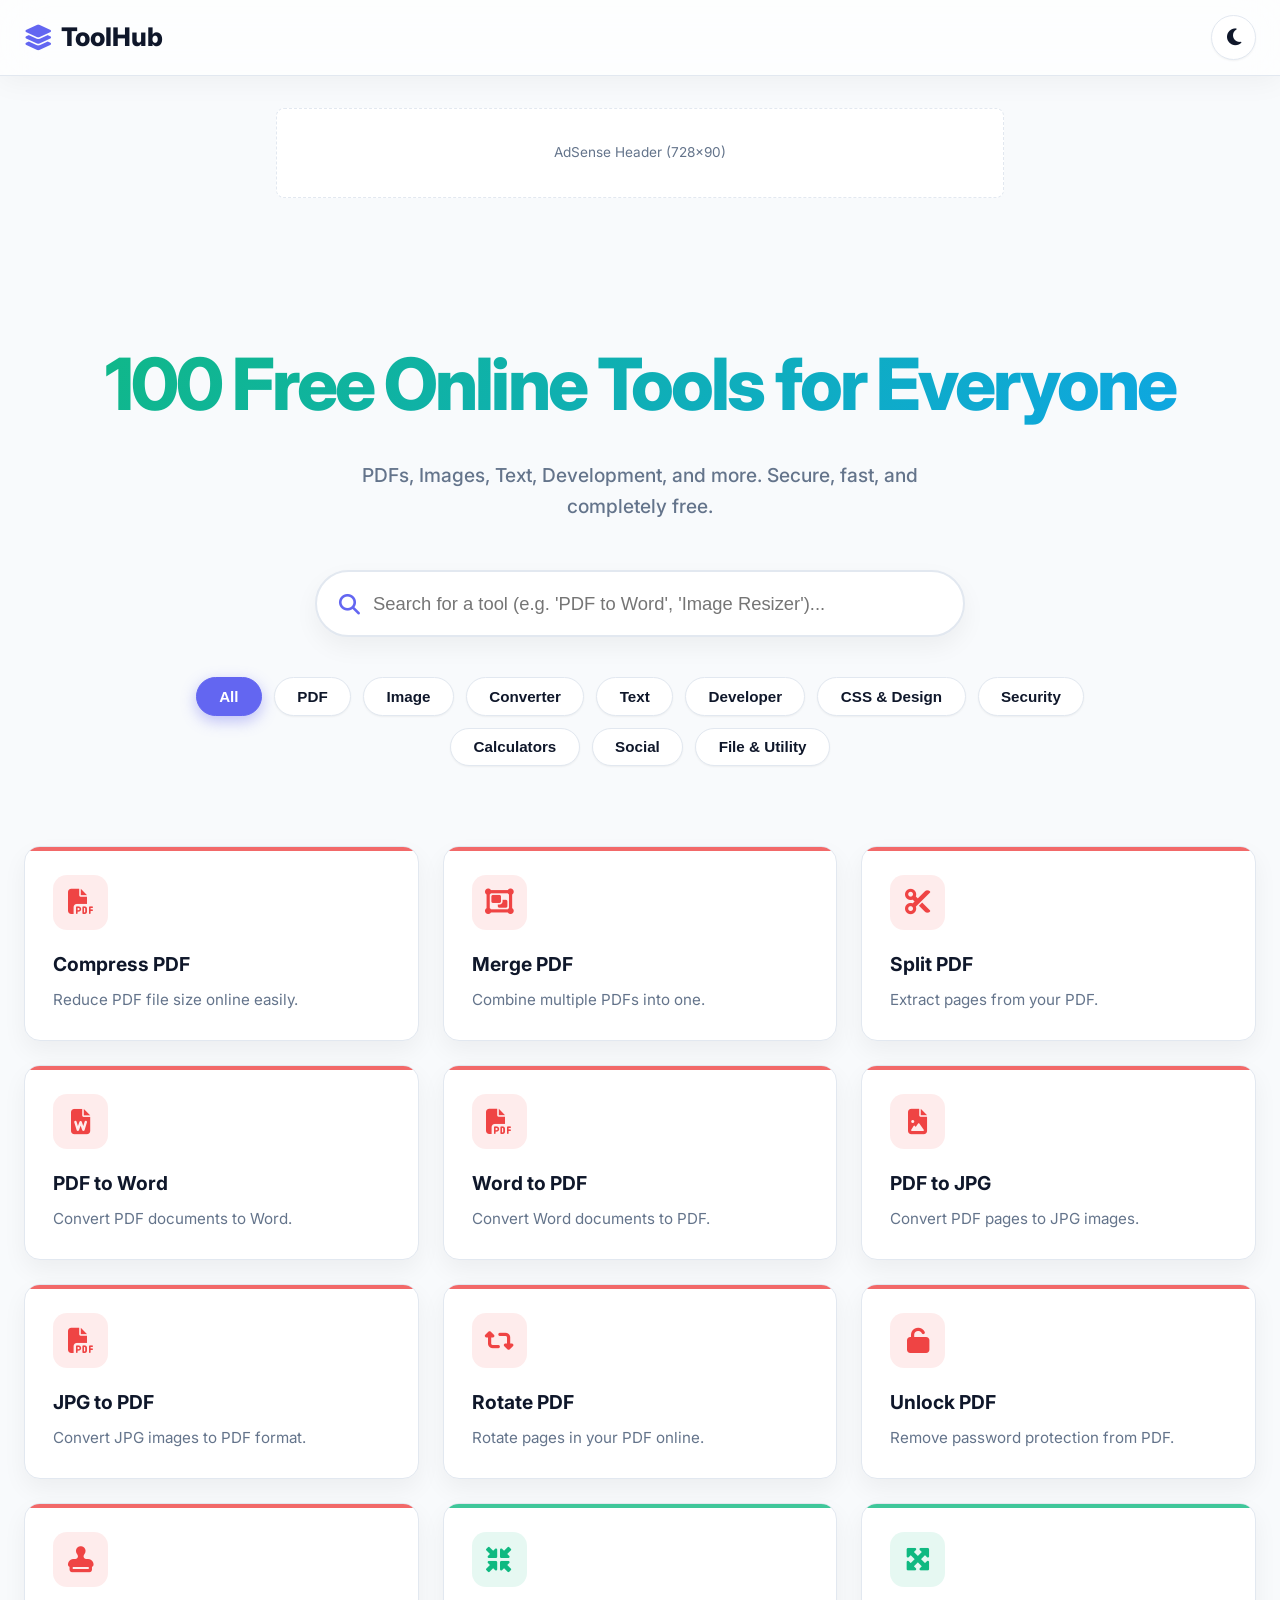
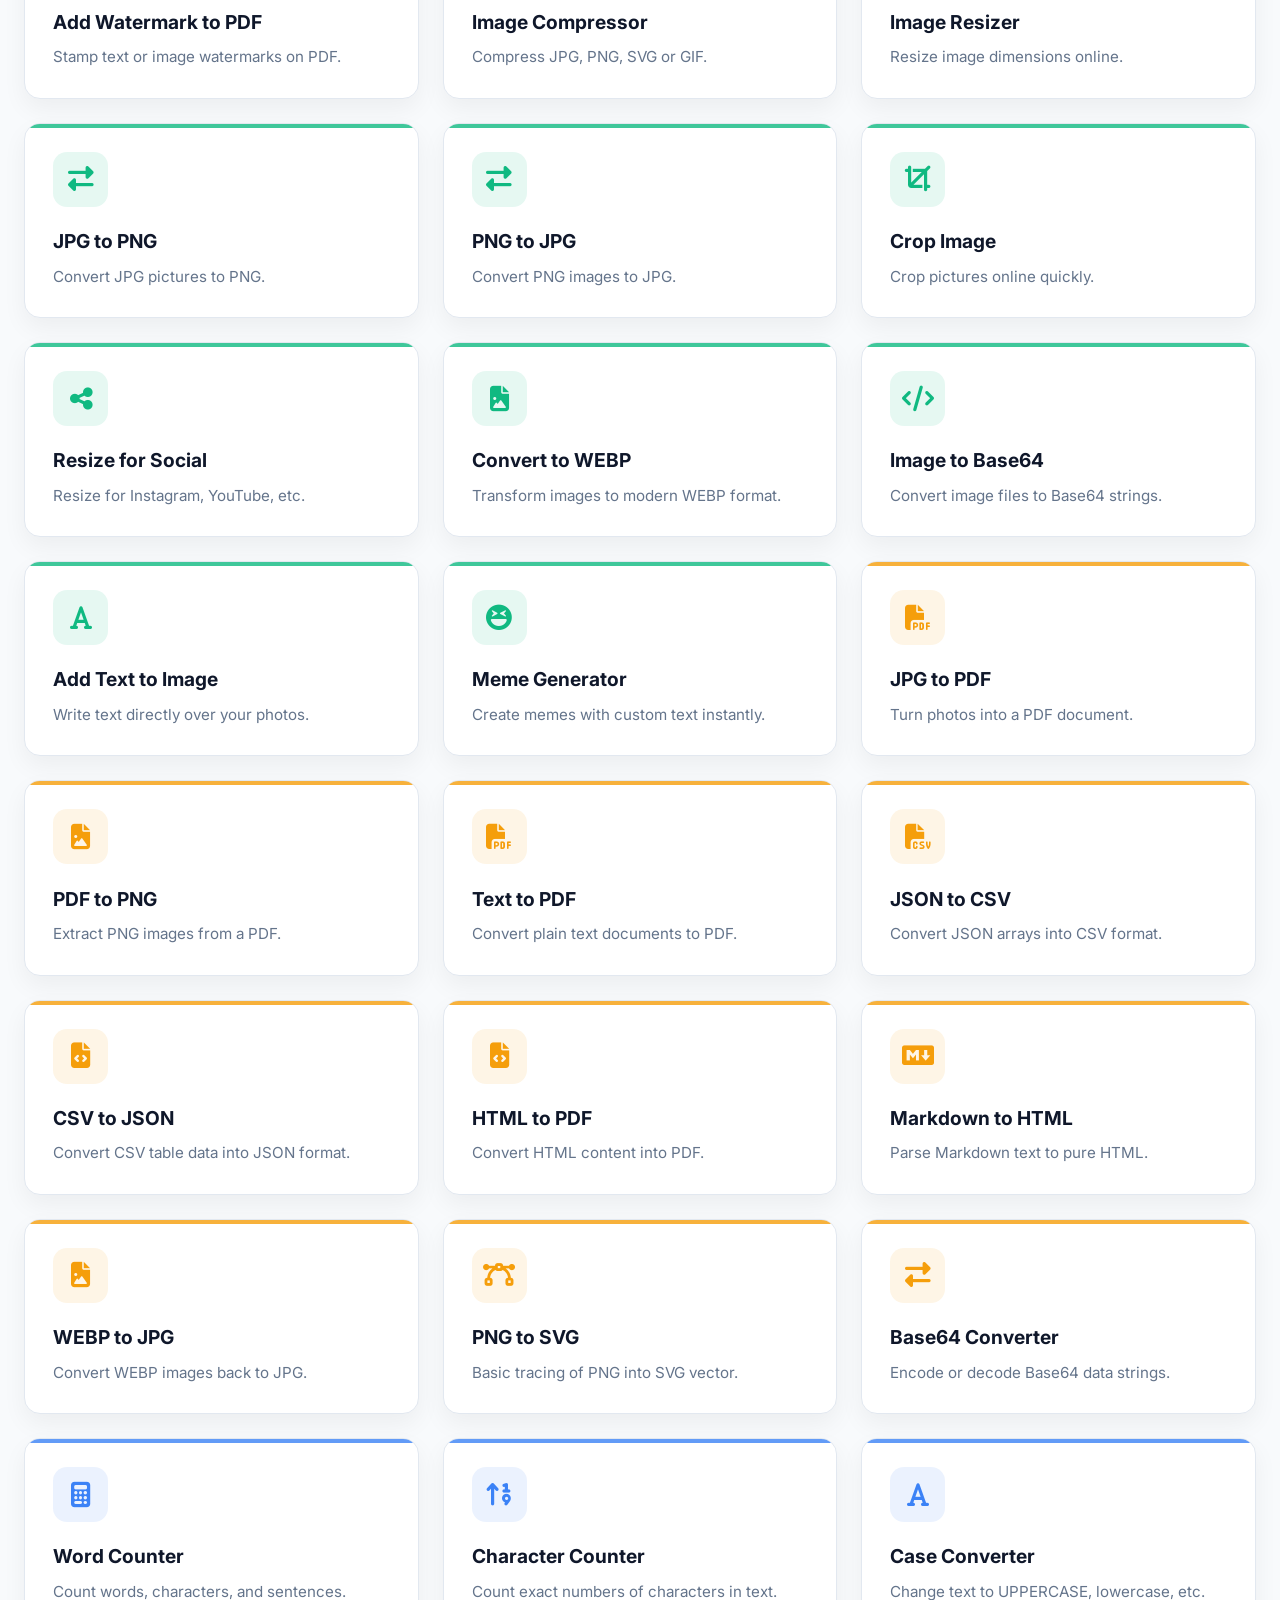
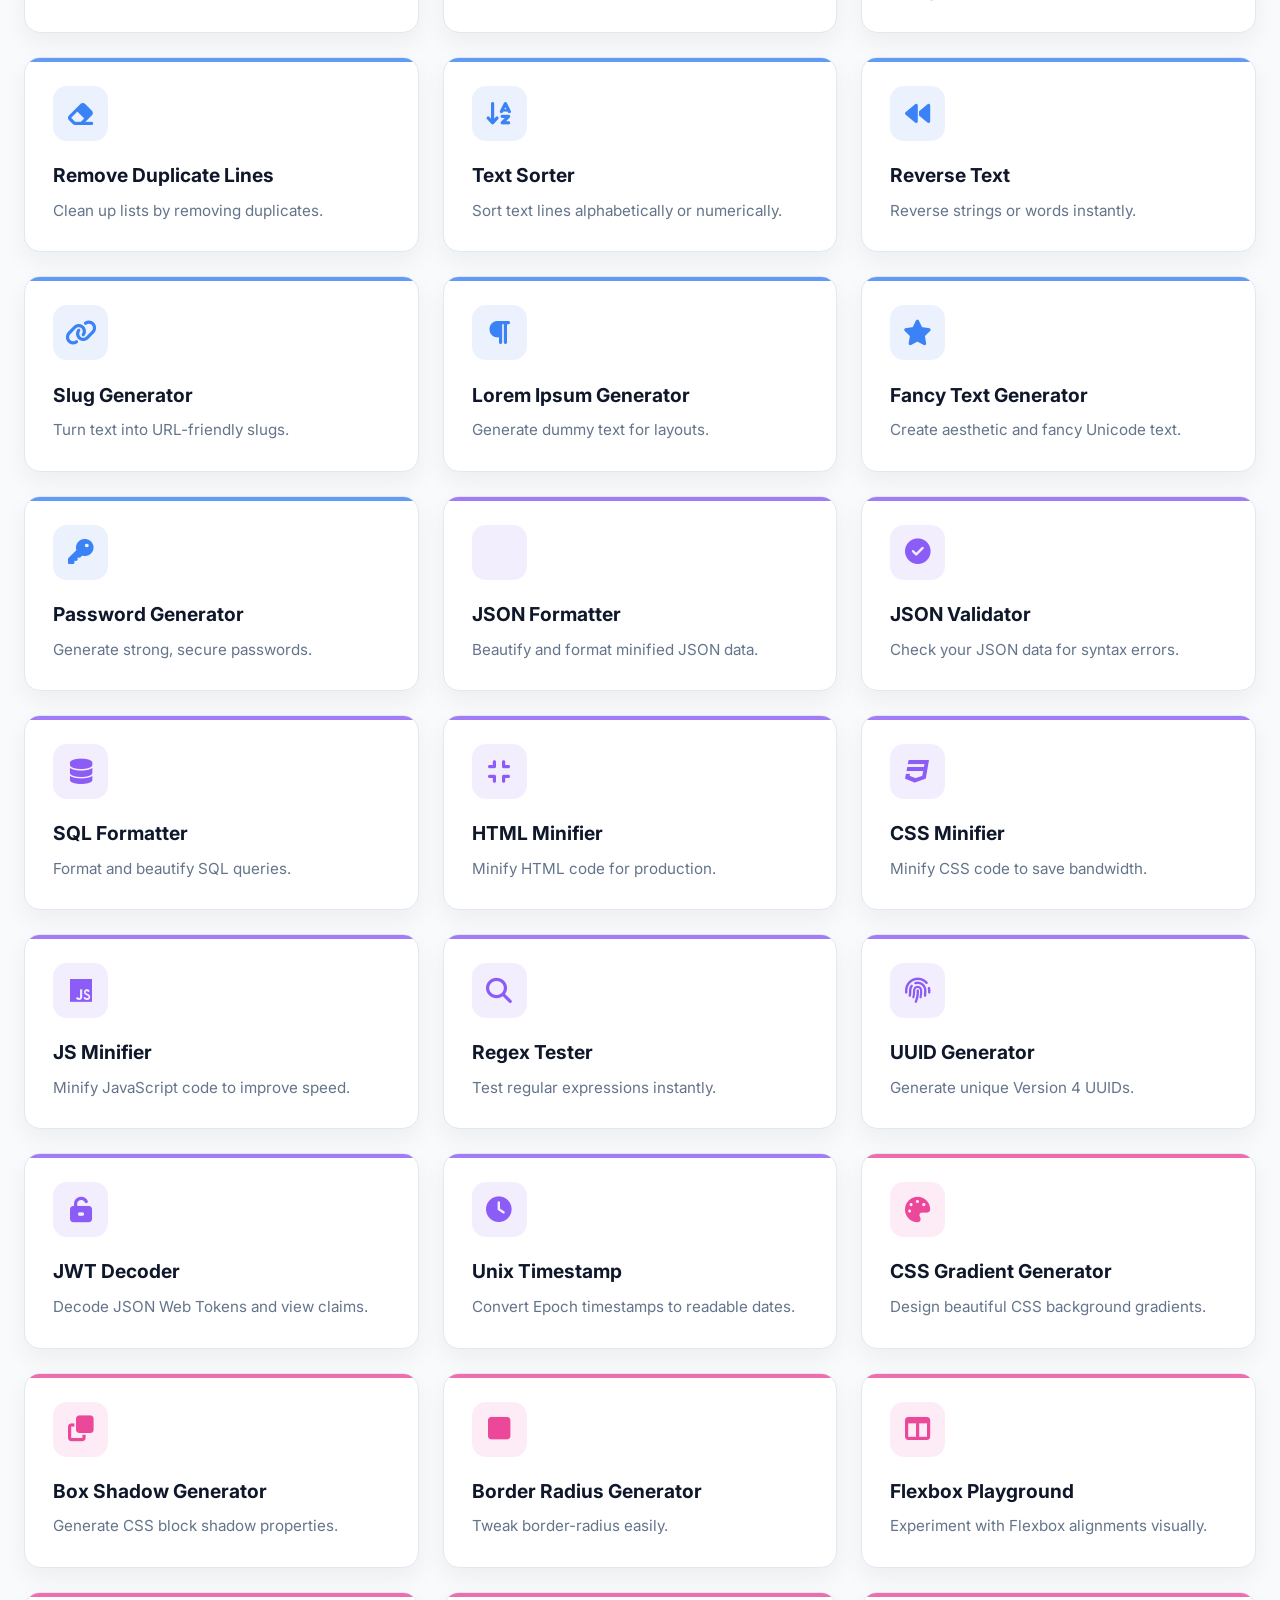
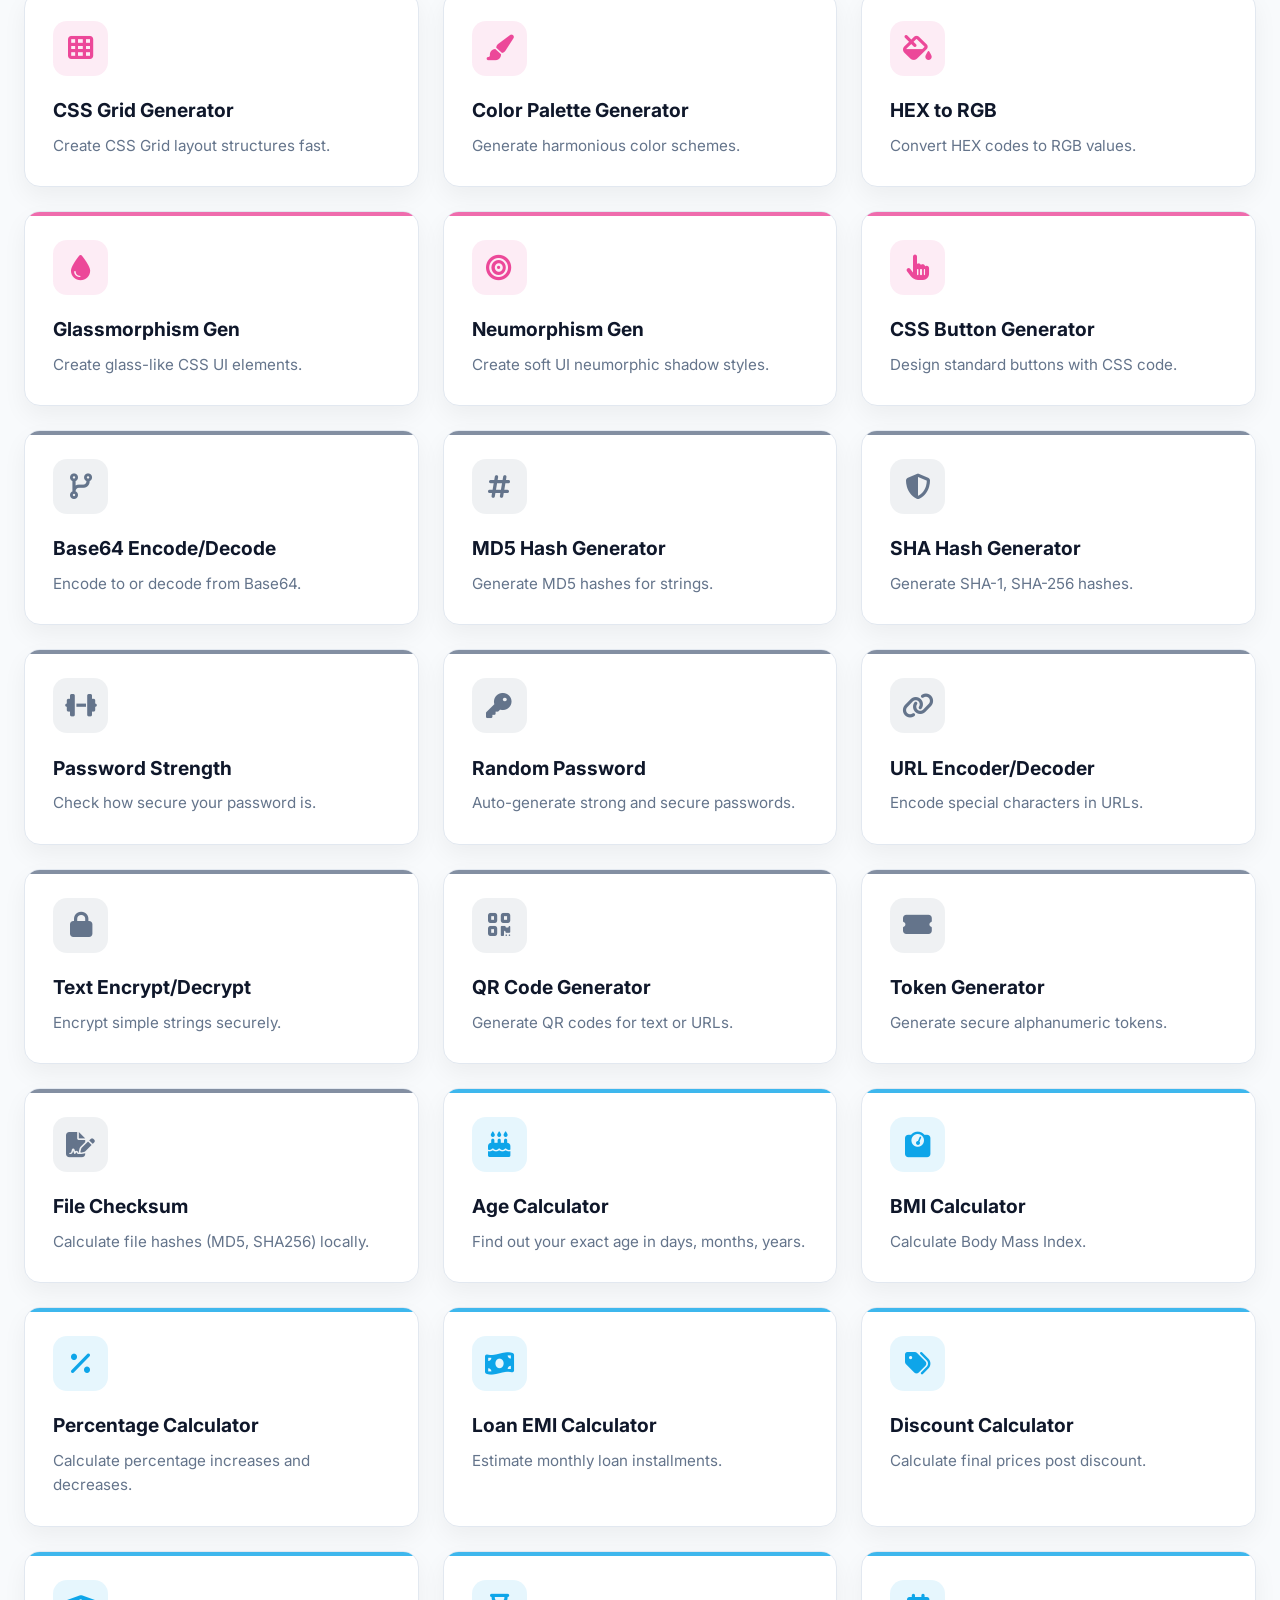
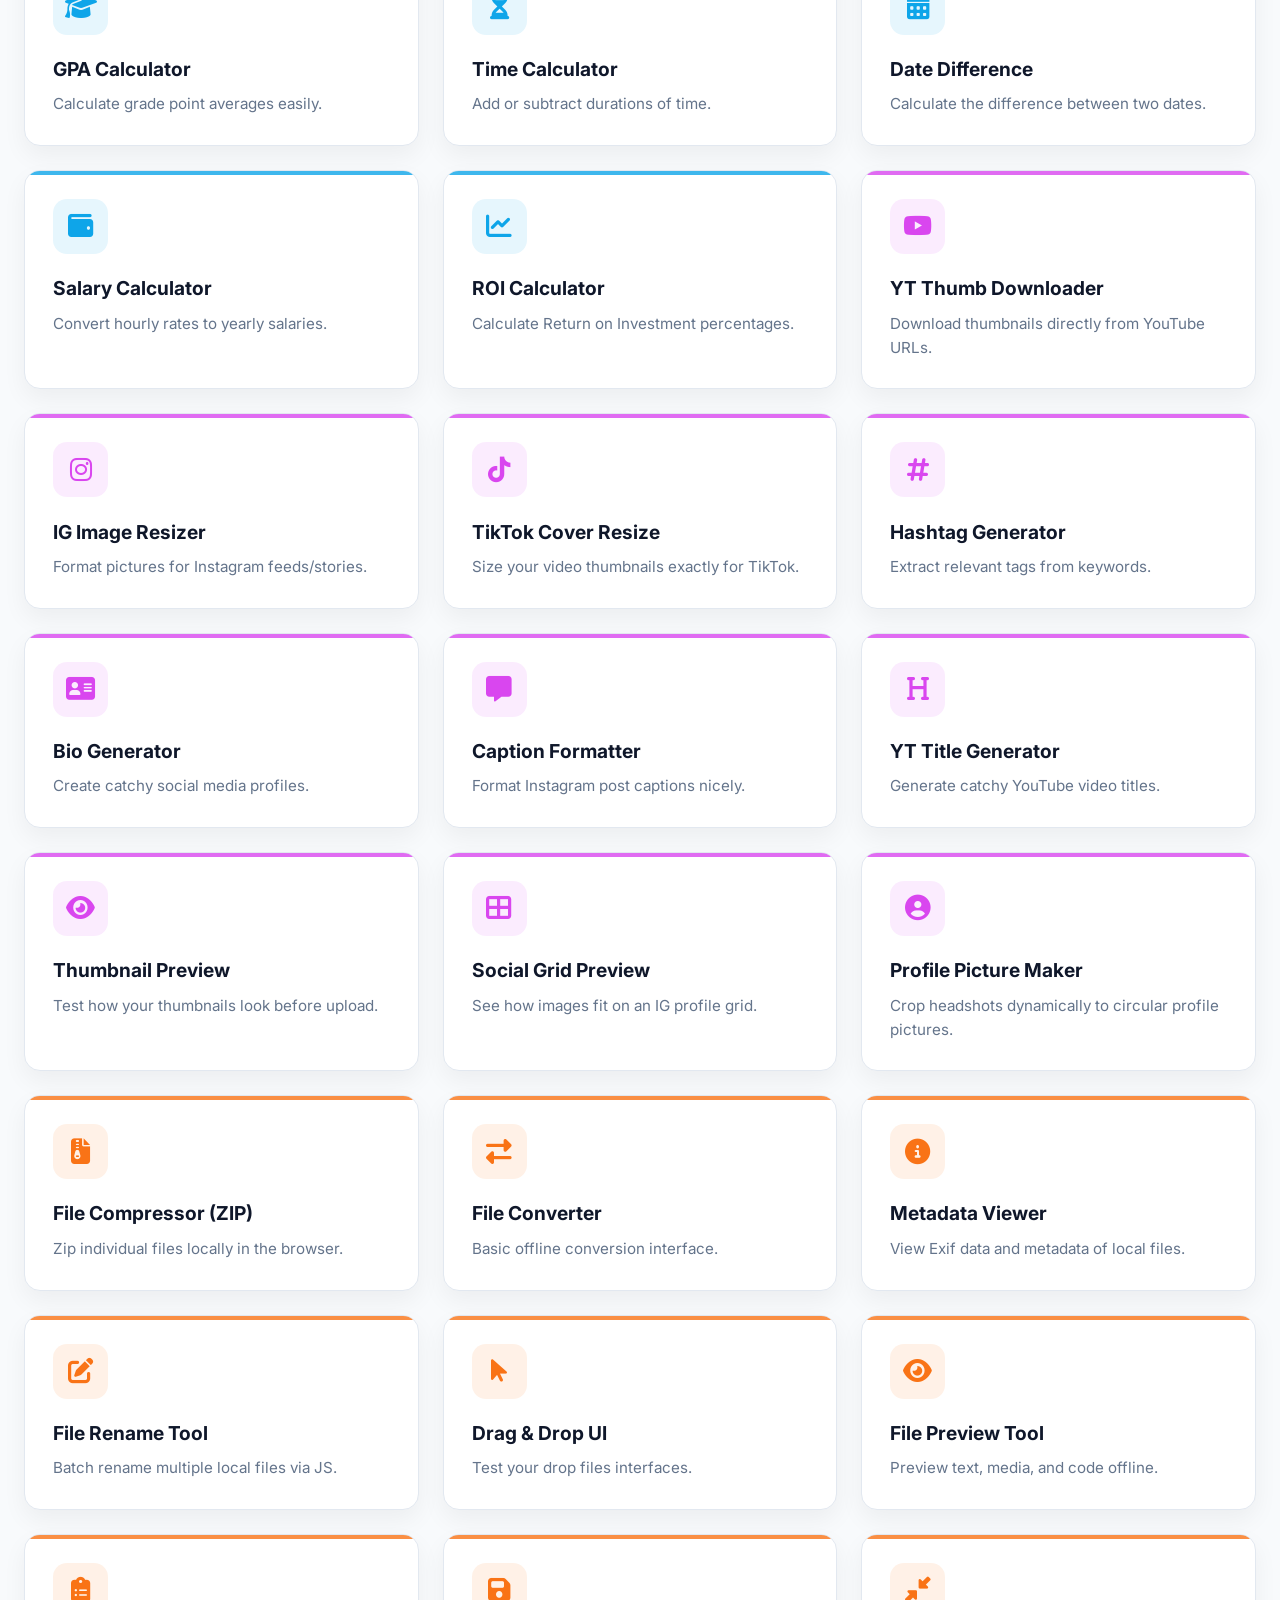
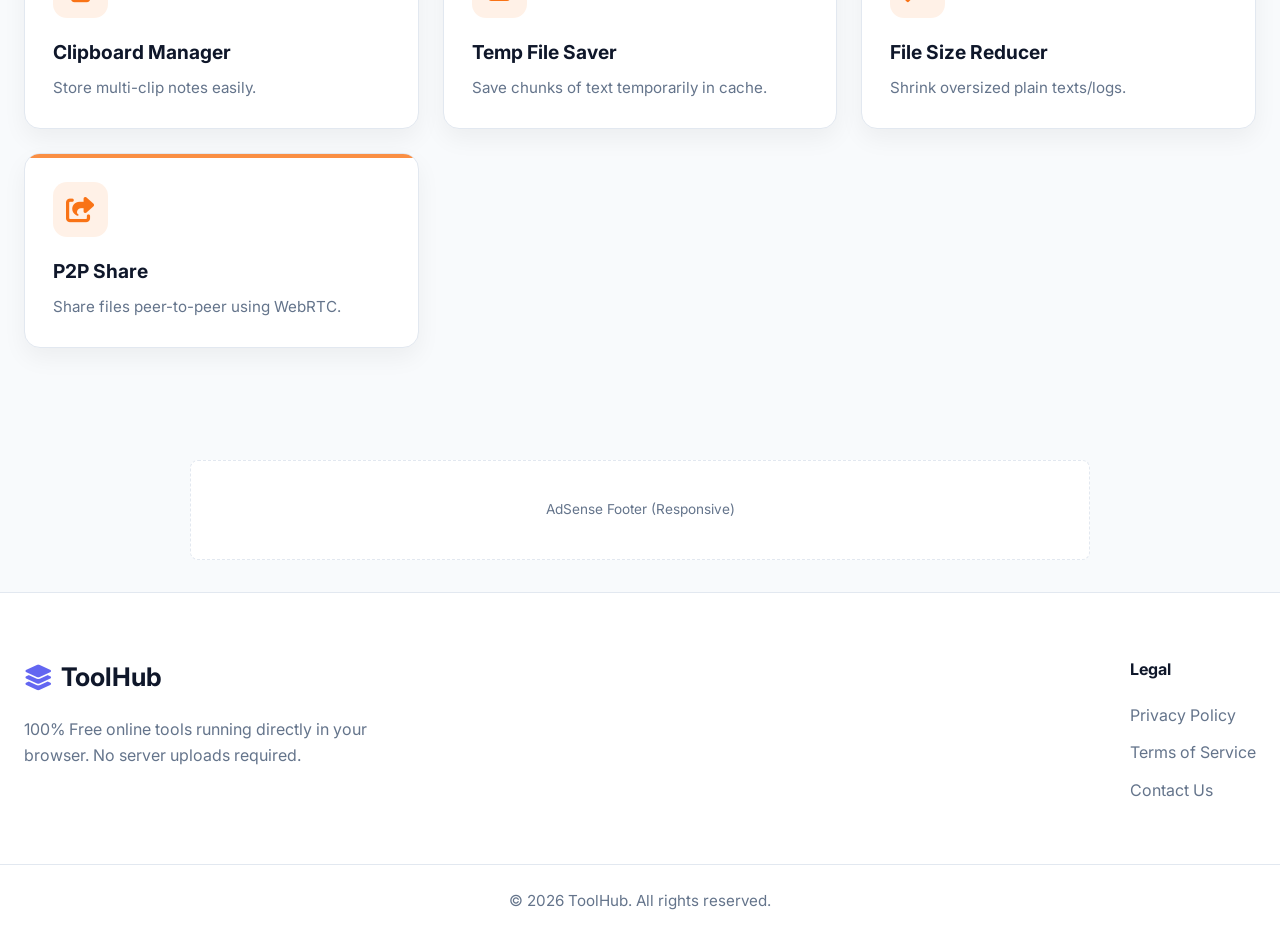
<file: index.html>
<!DOCTYPE html>
<html lang="en">
<head>
    <meta charset="UTF-8">
    <meta name="viewport" content="width=device-width, initial-scale=1.0">
    <meta name="description" content="A fully responsive, modern multi-tool website featuring 100 useful online tools including PDF editors, image converters, calculators, and more. All tools run securely in your browser.">
    <title>ToolHub - 100 Free Online Tools for Everything</title>
    
    <!-- Modern Font -->
    <link href="https://fonts.googleapis.com/css2?family=Inter:wght@400;500;600;700&family=Roboto:wght@400;500&display=swap" rel="stylesheet">
    <!-- FontAwesome Icons -->
    <link rel="stylesheet" href="https://cdnjs.cloudflare.com/ajax/libs/font-awesome/6.4.0/css/all.min.css">
    <!-- Styles -->
    <link rel="stylesheet" href="css/styles.css">
</head>
<body class="light-mode">

    <!-- Sticky Header -->
    <header class="header">
        <div class="container header-content">
            <a href="/" class="logo">
                <i class="fas fa-layer-group"></i> ToolHub
            </a>
            <div class="header-actions">
                <button id="theme-toggle" class="icon-btn" aria-label="Toggle Dark Mode">
                    <i class="fas fa-moon"></i>
                </button>
            </div>
        </div>
    </header>

    <!-- AdSense Header Slot -->
    <div class="ad-container ad-header">
        <div class="ad-placeholder">AdSense Header (728x90)</div>
    </div>

    <!-- Main Content -->
    <main class="main-content container">
        
        <!-- Hero Section -->
        <section class="hero">
            <h1 class="animated-gradient-text">100 Free Online Tools for Everyone</h1>
            <p>PDFs, Images, Text, Development, and more. Secure, fast, and completely free.</p>
            
            <div class="search-bar">
                <i class="fas fa-search"></i>
                <input type="text" id="tool-search" placeholder="Search for a tool (e.g. 'PDF to Word', 'Image Resizer')...">
            </div>
            
            <div class="category-filters" id="category-filters">
                <button class="chip active" data-filter="all">All</button>
                <button class="chip" data-filter="PDF">PDF</button>
                <button class="chip" data-filter="Image">Image</button>
                <button class="chip" data-filter="Converter">Converter</button>
                <button class="chip" data-filter="Text">Text</button>
                <button class="chip" data-filter="Developer">Developer</button>
                <button class="chip" data-filter="CSS">CSS & Design</button>
                <button class="chip" data-filter="Security">Security</button>
                <button class="chip" data-filter="Calculator">Calculators</button>
                <button class="chip" data-filter="Social">Social</button>
                <button class="chip" data-filter="File">File & Utility</button>
            </div>
        </section>

        <!-- Tools Grid -->
        <section class="tools-grid" id="tools-grid">
            <!-- Tool cards will be generated here by script.js -->
        </section>
        
        <div id="no-results" class="no-results hidden">
            <i class="fas fa-search-minus"></i>
            <p>No tools found matching your search.</p>
        </div>

    </main>

    <!-- AdSense In-Content / Footer Slot -->
    <div class="ad-container ad-footer">
        <div class="ad-placeholder">AdSense Footer (Responsive)</div>
    </div>

    <!-- Toast Notification Container -->
    <div id="toast-container" class="toast-container"></div>

    <!-- Footer -->
    <footer class="footer">
        <div class="container footer-content">
            <div class="footer-brand">
                <h3><i class="fas fa-layer-group"></i> ToolHub</h3>
                <p>100% Free online tools running directly in your browser. No server uploads required.</p>
            </div>
            <div class="footer-links">
                <h4>Legal</h4>
                <ul>
                    <li><a href="#">Privacy Policy</a></li>
                    <li><a href="#">Terms of Service</a></li>
                    <li><a href="#">Contact Us</a></li>
                </ul>
            </div>
        </div>
        <div class="footer-bottom">
            <p>&copy; 2026 ToolHub. All rights reserved.</p>
        </div>
    </footer>

    <!-- Scripts -->
    <script src="js/script.js"></script>
</body>
</html>
</file>
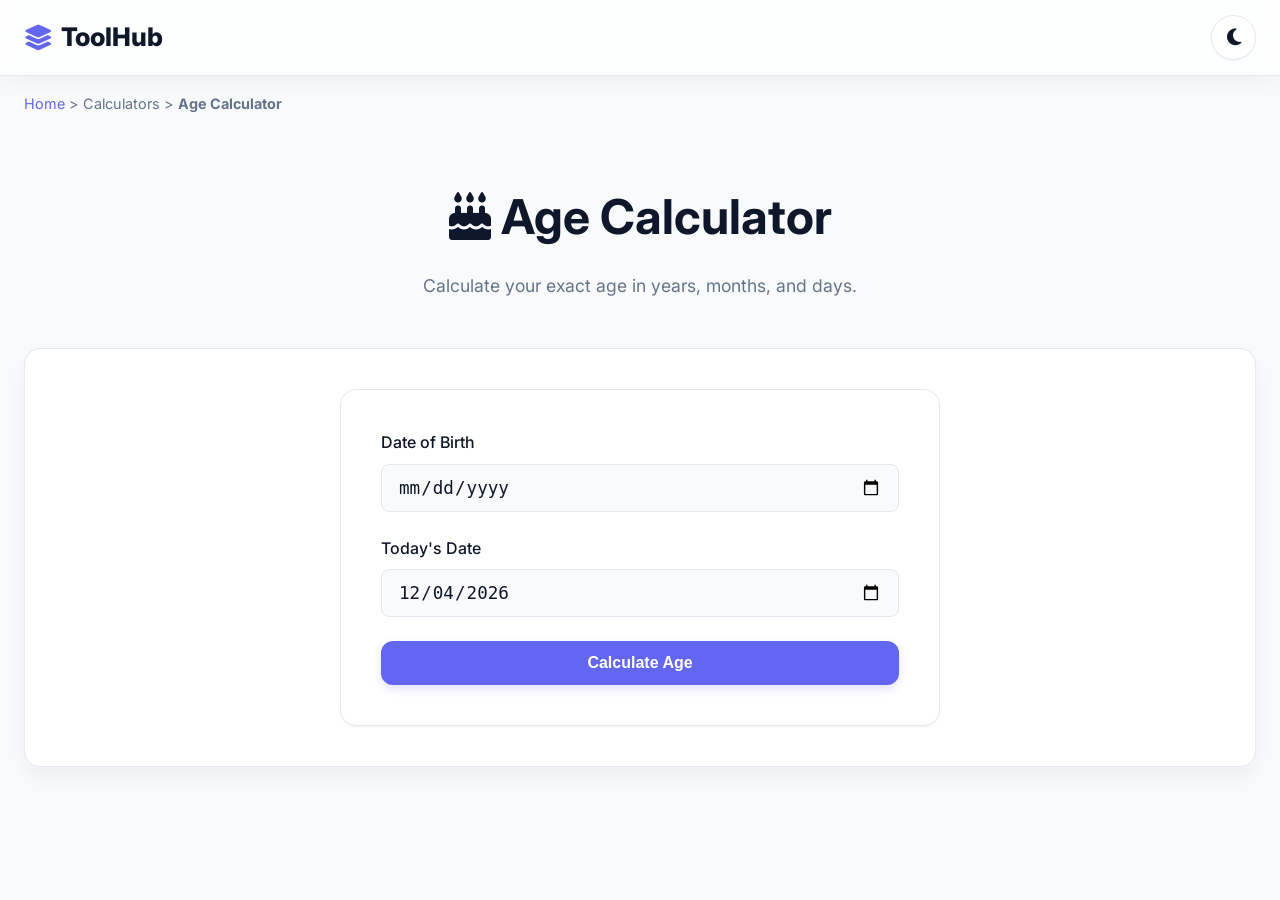
<file: tools/age-calculator.html>
<!DOCTYPE html>
<html lang="en">
<head>
    <meta charset="UTF-8">
    <meta name="viewport" content="width=device-width, initial-scale=1.0">
    <title>Age Calculator - Free Online Tool | ToolHub</title>
    
    <link href="https://fonts.googleapis.com/css2?family=Inter:wght@400;500;600;700&display=swap" rel="stylesheet">
    <link rel="stylesheet" href="https://cdnjs.cloudflare.com/ajax/libs/font-awesome/6.4.0/css/all.min.css">
    <link rel="stylesheet" href="../css/styles.css">
    
    <style>
        .calc-wrapper {
            max-width: 600px;
            margin: 0 auto;
            background: var(--surface);
            padding: 2.5rem;
            border-radius: var(--radius);
            box-shadow: var(--shadow-sm);
            border: 1px solid var(--border);
        }
        .form-group { margin-bottom: 1.5rem; }
        .form-group label { display: block; margin-bottom: 0.5rem; font-weight: 500; }
        .form-group input {
            width: 100%;
            padding: 0.75rem 1rem;
            font-size: 1.1rem;
            border: 1px solid var(--border);
            border-radius: 8px;
            background: var(--bg-color);
            color: var(--text-main);
        }
        .result-box {
            margin-top: 2rem;
            padding: 1.5rem;
            background: rgba(79, 70, 229, 0.05);
            border-radius: var(--radius);
            border-left: 4px solid var(--primary);
            display: none;
        }
        .result-main {
            font-size: 2rem;
            font-weight: 700;
            color: var(--primary);
            margin-bottom: 1rem;
        }
        .result-grid {
            display: grid;
            grid-template-columns: repeat(3, 1fr);
            gap: 1rem;
            text-align: center;
        }
        .result-item {
            background: var(--surface);
            padding: 1rem;
            border-radius: 8px;
            border: 1px solid var(--border);
        }
        .result-item span { display: block; font-size: 1.5rem; font-weight: 600; }
        .result-item label { font-size: 0.8rem; color: var(--text-muted); text-transform: uppercase;}
    </style>
</head>
<body class="light-mode">
    <header class="header">
        <div class="container header-content">
            <a href="../index.html" class="logo"><i class="fas fa-layer-group"></i> ToolHub</a>
            <button id="theme-toggle" class="icon-btn"><i class="fas fa-moon"></i></button>
        </div>
    </header>

    <main class="main-content container">
        <nav aria-label="breadcrumb" style="margin: 1rem 0; color: var(--text-muted); font-size: 0.9rem;">
            <a href="../index.html" style="color: var(--primary);">Home</a> &gt; <span>Calculators</span> &gt; <strong>Age Calculator</strong>
        </nav>

        <section class="tool-header">
            <h1><i class="fas fa-birthday-cake"></i> Age Calculator</h1>
            <p style="color: var(--text-muted); font-size: 1.1rem;">Calculate your exact age in years, months, and days.</p>
        </section>

        <!-- Workspace -->
        <section class="tool-workspace" id="workspace">
            <div class="calc-wrapper">
                <div class="form-group">
                    <label>Date of Birth</label>
                    <input type="date" id="dob" required>
                </div>
                <div class="form-group">
                    <label>Today's Date</label>
                    <input type="date" id="target-date">
                </div>
                
                <button class="btn" style="width: 100%;" id="btn-calc">Calculate Age</button>

                <div class="result-box" id="result-box">
                    <div class="result-main" id="res-exact"></div>
                    <div class="result-grid">
                        <div class="result-item"><span id="res-months"></span><label>Total Months</label></div>
                        <div class="result-item"><span id="res-weeks"></span><label>Total Weeks</label></div>
                        <div class="result-item"><span id="res-days"></span><label>Total Days</label></div>
                    </div>
                </div>
            </div>
        </section>
    </main>

    <div id="toast-container" class="toast-container"></div>

    <script src="../js/script.js"></script>
    <script>
        const dobInput = document.getElementById('dob');
        const targetInput = document.getElementById('target-date');
        const btnCalc = document.getElementById('btn-calc');
        const resBox = document.getElementById('result-box');
        
        // Set today's date out of the box
        const today = new Date().toISOString().split('T')[0];
        targetInput.value = today;

        btnCalc.addEventListener('click', () => {
            const dobDate = new Date(dobInput.value);
            const targetDate = new Date(targetInput.value);

            if (!dobInput.value || !targetInput.value) {
                showToast('Please select valid dates', 'error');
                return;
            }

            if (dobDate > targetDate) {
                showToast('Date of Birth cannot be after Today\'s Date!', 'error');
                return;
            }

            // Calculate precise Years, Months, Days
            let years = targetDate.getFullYear() - dobDate.getFullYear();
            let months = targetDate.getMonth() - dobDate.getMonth();
            let days = targetDate.getDate() - dobDate.getDate();

            if (days < 0) {
                months--;
                // Get days in the previous month
                const tempDate = new Date(targetDate.getFullYear(), targetDate.getMonth(), 0);
                days += tempDate.getDate();
            }

            if (months < 0) {
                years--;
                months += 12;
            }

            document.getElementById('res-exact').textContent = 
                `${years} Years, ${months} Months, ${days} Days`;

            // Calculate Totals
            const timeDiff = targetDate.getTime() - dobDate.getTime();
            const calcDays = Math.floor(timeDiff / (1000 * 3600 * 24));
            const calcWeeks = Math.floor(calcDays / 7);
            const calcMonths = (years * 12) + months;

            document.getElementById('res-months').textContent = calcMonths;
            document.getElementById('res-weeks').textContent = calcWeeks;
            document.getElementById('res-days').textContent = calcDays;

            resBox.style.display = 'block';
            showToast('Age calculated successfully!', 'success');
        });
    </script>
</body>
</html>
</file>
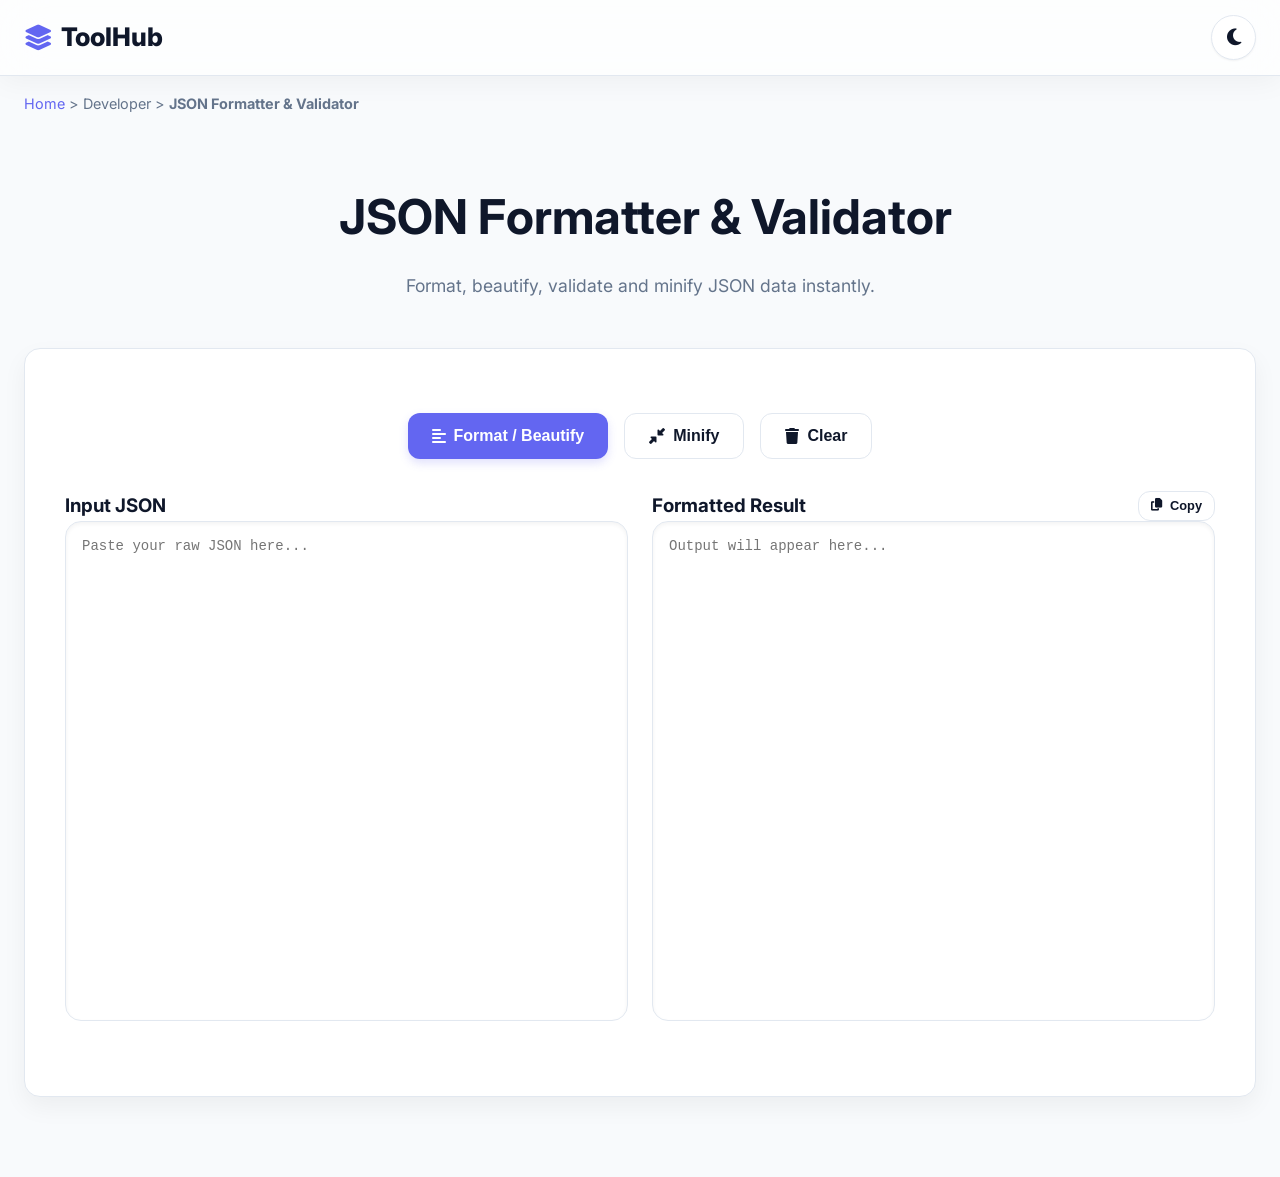
<file: tools/json-formatter.html>
<!DOCTYPE html>
<html lang="en">
<head>
    <meta charset="UTF-8">
    <meta name="viewport" content="width=device-width, initial-scale=1.0">
    <title>JSON Formatter & Validator - Free Online Tool | ToolHub</title>
    
    <link href="https://fonts.googleapis.com/css2?family=Inter:wght@400;500;600;700&display=swap" rel="stylesheet">
    <link rel="stylesheet" href="https://cdnjs.cloudflare.com/ajax/libs/font-awesome/6.4.0/css/all.min.css">
    <link rel="stylesheet" href="../css/styles.css">
    
    <style>
        .json-workspace {
            display: grid;
            grid-template-columns: 1fr 1fr;
            gap: 1.5rem;
            margin-top: 2rem;
        }
        @media (max-width: 768px) {
            .json-workspace { grid-template-columns: 1fr; }
        }
        .code-area {
            width: 100%;
            height: 500px;
            padding: 1rem;
            font-family: 'Courier New', Courier, monospace;
            font-size: 14px;
            border: 1px solid var(--border);
            border-radius: var(--radius);
            background: var(--surface);
            color: var(--text-main);
            resize: none;
            box-shadow: inset 0 2px 4px rgba(0,0,0,0.05);
        }
        .code-area:focus {
            outline: none;
            border-color: var(--primary);
        }
        .json-actions {
            display: flex;
            gap: 1rem;
            grid-column: 1 / -1;
            justify-content: center;
            margin: 1.5rem 0;
        }
        .error-message {
            color: #ef4444;
            font-size: 0.9rem;
            margin-top: 0.5rem;
            min-height: 20px;
        }
    </style>
</head>
<body class="light-mode">

    <header class="header">
        <div class="container header-content">
            <a href="../index.html" class="logo"><i class="fas fa-layer-group"></i> ToolHub</a>
            <button id="theme-toggle" class="icon-btn" aria-label="Toggle Theme"><i class="fas fa-moon"></i></button>
        </div>
    </header>

    <main class="main-content container">
        <nav aria-label="breadcrumb" style="margin: 1rem 0; color: var(--text-muted); font-size: 0.9rem;">
            <a href="../index.html" style="color: var(--primary);">Home</a> &gt; <span>Developer</span> &gt; <strong>JSON Formatter & Validator</strong>
        </nav>

        <section class="tool-header">
            <h1><i class="fas fa-brackets-curly"></i> JSON Formatter & Validator</h1>
            <p style="color: var(--text-muted); font-size: 1.1rem;">Format, beautify, validate and minify JSON data instantly.</p>
        </section>

        <!-- Workspace -->
        <section class="tool-workspace" id="workspace">
            
            <div class="json-actions">
                <button class="btn" id="btn-format"><i class="fas fa-align-left"></i> Format / Beautify</button>
                <button class="btn secondary" id="btn-minify"><i class="fas fa-compress-alt"></i> Minify</button>
                <button class="btn secondary" id="btn-clear"><i class="fas fa-trash"></i> Clear</button>
            </div>
            
            <div class="json-workspace">
                <div>
                    <h3>Input JSON</h3>
                    <textarea id="json-input" class="code-area" placeholder="Paste your raw JSON here..."></textarea>
                    <div id="json-error" class="error-message"></div>
                </div>
                <div>
                    <h3 style="display:flex; justify-content:space-between;">
                        Formatted Result
                        <button class="btn secondary" style="padding: 0.25rem 0.75rem; font-size: 0.8rem;" id="btn-copy">
                            <i class="fas fa-copy"></i> Copy
                        </button>
                    </h3>
                    <textarea id="json-output" class="code-area" readonly placeholder="Output will appear here..."></textarea>
                </div>
            </div>

        </section>
    </main>

    <div id="toast-container" class="toast-container"></div>

    <script src="../js/script.js"></script>
    <script>
        const input = document.getElementById('json-input');
        const output = document.getElementById('json-output');
        const errorMsg = document.getElementById('json-error');
        
        const btnFormat = document.getElementById('btn-format');
        const btnMinify = document.getElementById('btn-minify');
        const btnClear = document.getElementById('btn-clear');
        const btnCopy = document.getElementById('btn-copy');

        function processJSON(action) {
            errorMsg.textContent = '';
            const rawData = input.value.trim();
            
            if(!rawData) {
                showToast('Please provide JSON input', 'error');
                return;
            }

            try {
                // Validate JSON by parsing
                const parsed = JSON.parse(rawData);
                
                if(action === 'format') {
                    output.value = JSON.stringify(parsed, null, 4);
                    showToast('Valid JSON! Formatted successfully.', 'success');
                } else if(action === 'minify') {
                    output.value = JSON.stringify(parsed);
                    showToast('Valid JSON! Minified successfully.', 'success');
                }
                
                errorMsg.style.color = '#10b981';
                errorMsg.textContent = 'Valid JSON';
                
            } catch (err) {
                errorMsg.style.color = '#ef4444';
                errorMsg.textContent = 'Invalid JSON: ' + err.message;
                showToast('Invalid JSON provided.', 'error');
            }
        }

        btnFormat.addEventListener('click', () => processJSON('format'));
        btnMinify.addEventListener('click', () => processJSON('minify'));
        
        btnClear.addEventListener('click', () => {
            input.value = '';
            output.value = '';
            errorMsg.textContent = '';
            input.focus();
        });

        btnCopy.addEventListener('click', () => {
            if(!output.value) return;
            navigator.clipboard.writeText(output.value).then(() => {
                showToast('JSON copied to clipboard!', 'success');
            });
        });
    </script>
</body>
</html>
</file>
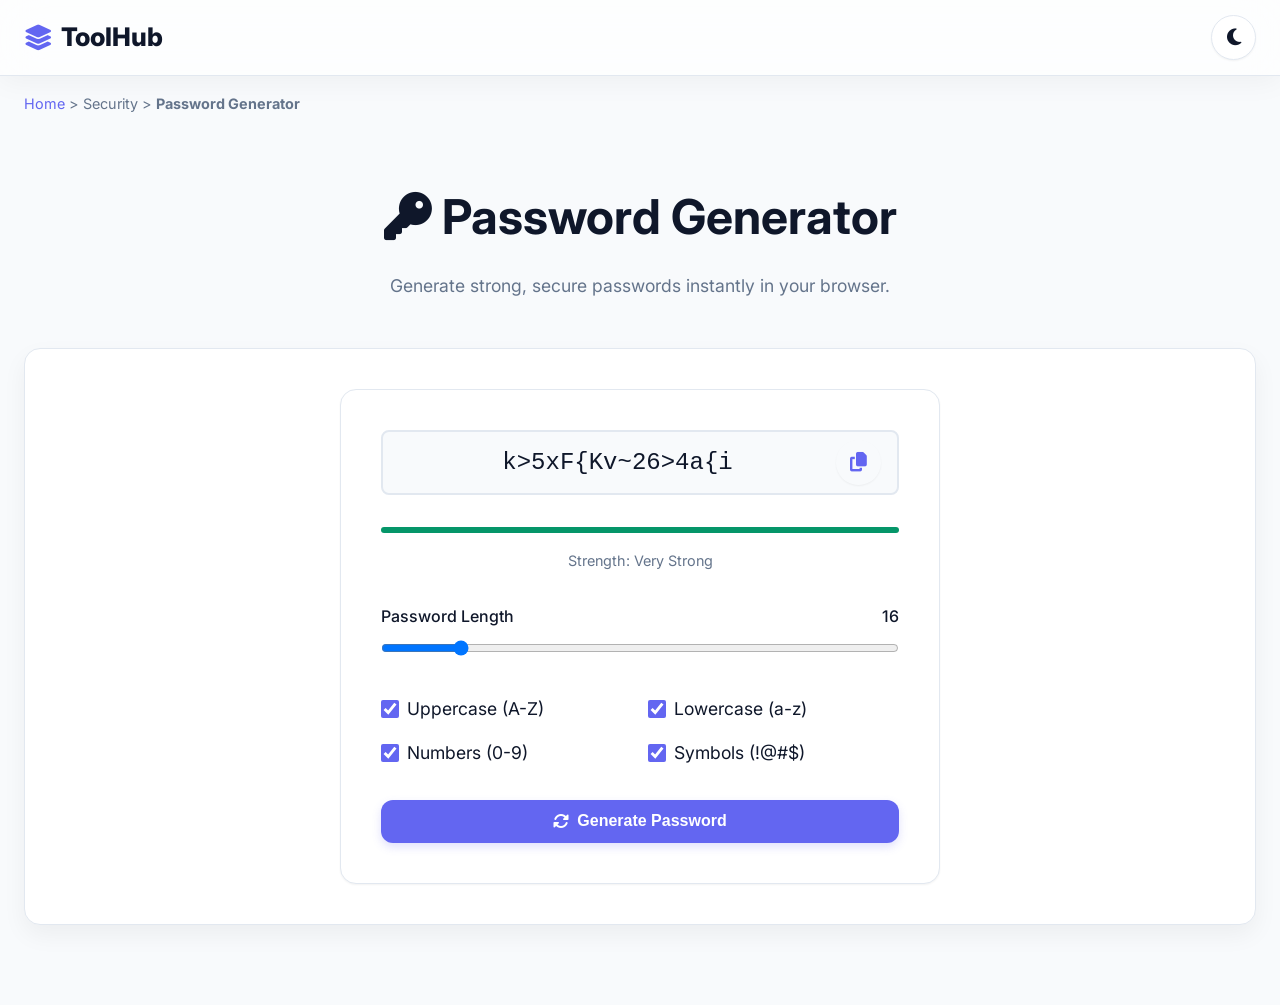
<file: tools/password-generator.html>
<!DOCTYPE html>
<html lang="en">
<head>
    <meta charset="UTF-8">
    <meta name="viewport" content="width=device-width, initial-scale=1.0">
    <title>Password Generator - Free Online Tool | ToolHub</title>
    
    <link href="https://fonts.googleapis.com/css2?family=Inter:wght@400;500;600;700&display=swap" rel="stylesheet">
    <link rel="stylesheet" href="https://cdnjs.cloudflare.com/ajax/libs/font-awesome/6.4.0/css/all.min.css">
    <link rel="stylesheet" href="../css/styles.css">
    
    <style>
        .pg-container {
            max-width: 600px;
            margin: 0 auto;
            background: var(--surface);
            padding: 2.5rem;
            border-radius: var(--radius);
            box-shadow: var(--shadow-sm);
            border: 1px solid var(--border);
        }
        .pg-display {
            display: flex;
            align-items: center;
            background: var(--bg-color);
            border: 2px solid var(--border);
            border-radius: 8px;
            padding: 0.5rem 1rem;
            margin-bottom: 2rem;
            transition: var(--transition);
        }
        .pg-display:focus-within {
            border-color: var(--primary);
        }
        .pg-display input {
            flex-grow: 1;
            background: transparent;
            border: none;
            font-size: 1.5rem;
            font-family: monospace;
            color: var(--text-main);
            outline: none;
            text-align: center;
        }
        .pg-display button {
            background: none;
            border: none;
            color: var(--primary);
            font-size: 1.2rem;
            cursor: pointer;
            padding: 0.5rem;
        }
        .pg-slider-container { margin-bottom: 2rem; }
        .pg-slider-header {
            display: flex;
            justify-content: space-between;
            margin-bottom: 0.5rem;
            font-weight: 500;
        }
        input[type="range"] {
            width: 100%;
            cursor: pointer;
        }
        .pg-options {
            display: grid;
            grid-template-columns: 1fr 1fr;
            gap: 1rem;
            margin-bottom: 2rem;
        }
        .pg-checkbox {
            display: flex;
            align-items: center;
            gap: 0.5rem;
            cursor: pointer;
            font-size: 1.1rem;
        }
        .pg-checkbox input {
            width: 18px;
            height: 18px;
            accent-color: var(--primary);
        }
        .pg-meta {
            text-align: center;
            margin-top: 1rem;
            font-size: 0.9rem;
            color: var(--text-muted);
        }
        .strength-bar {
            height: 6px;
            border-radius: 3px;
            background: var(--border);
            margin-top: 1rem;
            overflow: hidden;
            position: relative;
        }
        .strength-fill {
            height: 100%;
            width: 0%;
            background: #ef4444;
            transition: width 0.3s, background 0.3s;
        }
    </style>
</head>
<body class="light-mode">

    <header class="header">
        <div class="container header-content">
            <a href="../index.html" class="logo"><i class="fas fa-layer-group"></i> ToolHub</a>
            <button id="theme-toggle" class="icon-btn"><i class="fas fa-moon"></i></button>
        </div>
    </header>

    <main class="main-content container">
        <nav aria-label="breadcrumb" style="margin: 1rem 0; color: var(--text-muted); font-size: 0.9rem;">
            <a href="../index.html" style="color: var(--primary);">Home</a> &gt; <span>Security</span> &gt; <strong>Password Generator</strong>
        </nav>

        <section class="tool-header">
            <h1><i class="fas fa-key"></i> Password Generator</h1>
            <p style="color: var(--text-muted); font-size: 1.1rem;">Generate strong, secure passwords instantly in your browser.</p>
        </section>

        <!-- Workspace -->
        <section class="tool-workspace" id="workspace">
            
            <div class="pg-container">
                <div class="pg-display">
                    <input type="text" id="pg-output" readonly value="Loading...">
                    <button class="icon-btn" id="pg-copy" title="Copy to clipboard"><i class="fas fa-copy"></i></button>
                </div>
                
                <div class="strength-bar"><div class="strength-fill" id="pg-strength"></div></div>
                <div class="pg-meta" id="pg-strength-text">Strength: Normal</div>

                <div class="pg-slider-container" style="margin-top:2rem;">
                    <div class="pg-slider-header">
                        <span>Password Length</span>
                        <span id="pg-len-val">16</span>
                    </div>
                    <input type="range" id="pg-length" min="8" max="64" value="16">
                </div>

                <div class="pg-options">
                    <label class="pg-checkbox">
                        <input type="checkbox" id="pg-uppercase" checked> Uppercase (A-Z)
                    </label>
                    <label class="pg-checkbox">
                        <input type="checkbox" id="pg-lowercase" checked> Lowercase (a-z)
                    </label>
                    <label class="pg-checkbox">
                        <input type="checkbox" id="pg-numbers" checked> Numbers (0-9)
                    </label>
                    <label class="pg-checkbox">
                        <input type="checkbox" id="pg-symbols" checked> Symbols (!@#$)
                    </label>
                </div>

                <button class="btn" style="width: 100%;" id="pg-generate"><i class="fas fa-sync-alt"></i> Generate Password</button>
            </div>

        </section>
    </main>

    <div id="toast-container" class="toast-container"></div>

    <script src="../js/script.js"></script>
    <script>
        const output = document.getElementById('pg-output');
        const lengthSlider = document.getElementById('pg-length');
        const lengthVal = document.getElementById('pg-len-val');
        const chkUpper = document.getElementById('pg-uppercase');
        const chkLower = document.getElementById('pg-lowercase');
        const chkNum = document.getElementById('pg-numbers');
        const chkSym = document.getElementById('pg-symbols');
        const btnGen = document.getElementById('pg-generate');
        const btnCopy = document.getElementById('pg-copy');
        
        const strengthFill = document.getElementById('pg-strength');
        const strengthText = document.getElementById('pg-strength-text');

        const upperSet = "ABCDEFGHIJKLMNOPQRSTUVWXYZ";
        const lowerSet = "abcdefghijklmnopqrstuvwxyz";
        const numSet = "0123456789";
        const symSet = "!@#$%^&*()_+~`|}{[]:;?><,./-=";

        function checkStrength(len, types) {
            let str = 0;
            if (len >= 12) str += 1;
            if (len >= 16) str += 1;
            if (len >= 24) str += 1;
            str += (types - 1); // 1 type=0, 4 types=3
            
            // Map 0-6 score to visually UI
            let width = '20%';
            let color = '#ef4444'; // weak red
            let text = 'Weak';
            
            if (str >= 2) { width = '50%'; color = '#f59e0b'; text = 'Good'; } // orange
            if (str >= 4) { width = '80%'; color = '#10b981'; text = 'Strong'; } // green
            if (str >= 5) { width = '100%'; color = '#059669'; text = 'Very Strong'; } // dark green
            
            strengthFill.style.width = width;
            strengthFill.style.background = color;
            strengthText.textContent = `Strength: ${text}`;
        }

        function generatePassword() {
            const len = parseInt(lengthSlider.value);
            let charPool = "";
            let requiredChars = [];
            let types = 0;

            if(chkUpper.checked) { charPool += upperSet; requiredChars.push(upperSet); types++; }
            if(chkLower.checked) { charPool += lowerSet; requiredChars.push(lowerSet); types++; }
            if(chkNum.checked) { charPool += numSet; requiredChars.push(numSet); types++; }
            if(chkSym.checked) { charPool += symSet; requiredChars.push(symSet); types++; }

            if(charPool.length === 0) {
                output.value = "Select at least one option!";
                return;
            }

            // High entropy random using web crypto
            let pass = "";
            let randomVals = new Uint32Array(len);
            window.crypto.getRandomValues(randomVals);

            // Ensure at least one character from each selected pool
            for(let i = 0; i < requiredChars.length; i++) {
                let pool = requiredChars[i];
                pass += pool[randomVals[i] % pool.length];
            }

            // Fill the rest
            for(let i = requiredChars.length; i < len; i++) {
                pass += charPool[randomVals[i] % charPool.length];
            }

            // Shuffle password string to mix the required chars from the start
            pass = pass.split('').sort(() => 0.5 - Math.random()).join('');

            output.value = pass;
            checkStrength(len, types);
        }

        lengthSlider.addEventListener('input', () => {
            lengthVal.textContent = lengthSlider.value;
            generatePassword();
        });

        [chkUpper, chkLower, chkNum, chkSym].forEach(chk => {
            chk.addEventListener('change', generatePassword);
        });

        btnGen.addEventListener('click', generatePassword);

        btnCopy.addEventListener('click', () => {
            if(output.value === "Select at least one option!") return;
            navigator.clipboard.writeText(output.value).then(() => {
                showToast('Password copied to clipboard!', 'success');
            });
        });

        // Initial Generation
        generatePassword();

    </script>
</body>
</html>
</file>
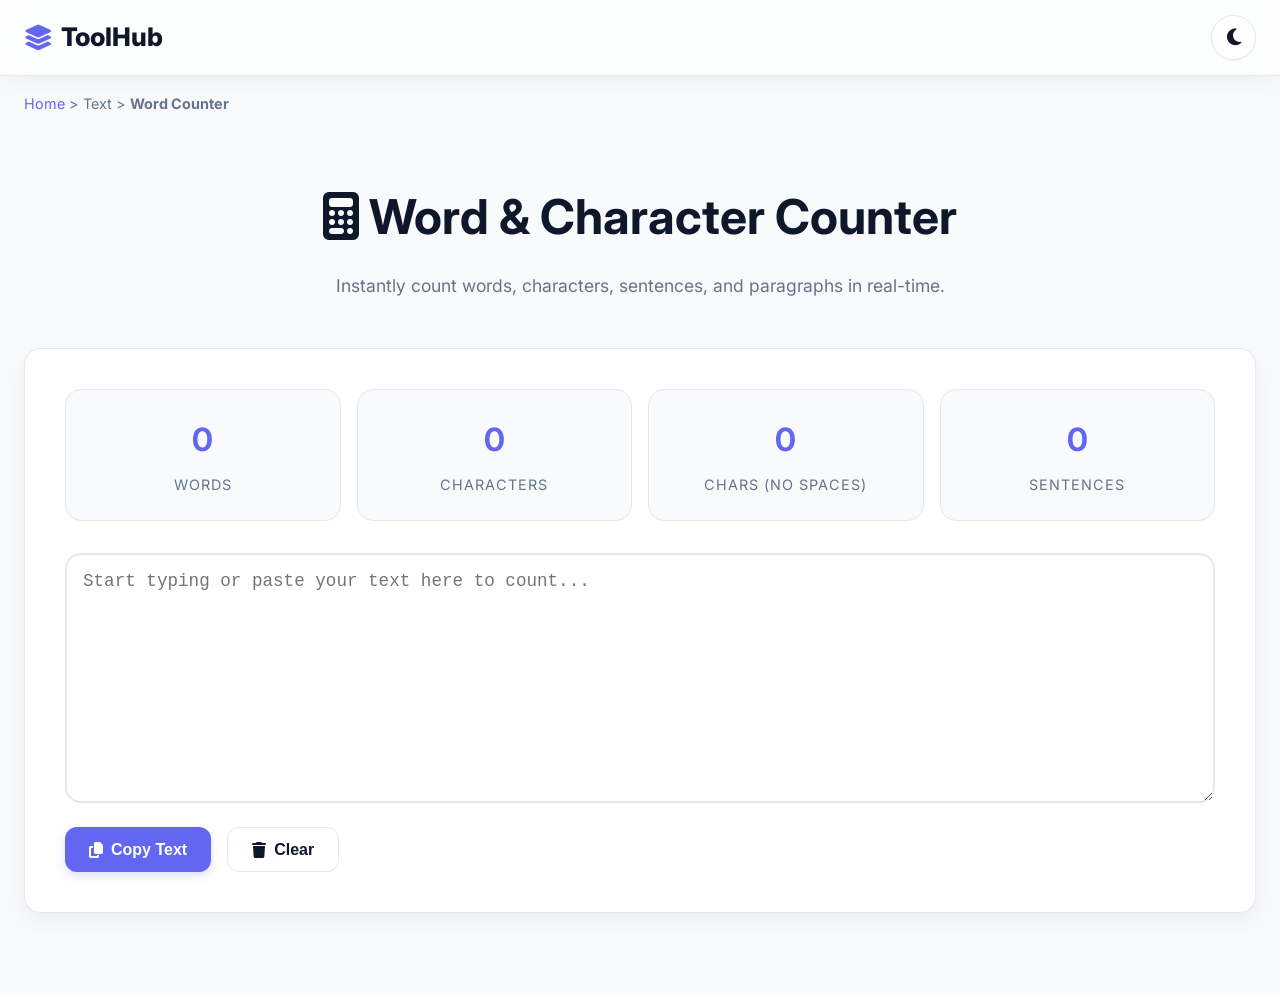
<file: tools/word-counter.html>
<!DOCTYPE html>
<html lang="en">
<head>
    <meta charset="UTF-8">
    <meta name="viewport" content="width=device-width, initial-scale=1.0">
    <meta name="description" content="Free online Word Counter tool. Count characters, words, sentences, and paragraphs instantly.">
    <title>Word Counter - Free Online Tool | ToolHub</title>
    
    <link href="https://fonts.googleapis.com/css2?family=Inter:wght@400;500;600;700&family=Roboto:wght@400;500&display=swap" rel="stylesheet">
    <link rel="stylesheet" href="https://cdnjs.cloudflare.com/ajax/libs/font-awesome/6.4.0/css/all.min.css">
    <link rel="stylesheet" href="../css/styles.css">
    
    <style>
        .wc-stats {
            display: grid;
            grid-template-columns: repeat(auto-fit, minmax(150px, 1fr));
            gap: 1rem;
            margin-bottom: 2rem;
        }
        .wc-stat-box {
            background: var(--bg-color);
            border: 1px solid var(--border);
            border-radius: var(--radius);
            padding: 1.5rem;
            text-align: center;
        }
        .wc-stat-value {
            font-size: 2rem;
            font-weight: 700;
            color: var(--primary);
            margin-bottom: 0.5rem;
        }
        .wc-stat-label {
            font-size: 0.9rem;
            color: var(--text-muted);
            text-transform: uppercase;
            letter-spacing: 1px;
        }
        #wc-textarea {
            width: 100%;
            min-height: 250px;
            padding: 1rem;
            border: 2px solid var(--border);
            border-radius: var(--radius);
            background: var(--surface);
            color: var(--text-main);
            font-size: 1.1rem;
            resize: vertical;
            transition: var(--transition);
        }
        #wc-textarea:focus {
            outline: none;
            border-color: var(--primary);
            box-shadow: var(--shadow-hover);
        }
        .wc-actions {
            display: flex;
            gap: 1rem;
            margin-top: 1rem;
        }
    </style>
</head>
<body class="light-mode">

    <!-- Header -->
    <header class="header">
        <div class="container header-content">
            <a href="../index.html" class="logo">
                <i class="fas fa-layer-group"></i> ToolHub
            </a>
            <div class="header-actions">
                <button id="theme-toggle" class="icon-btn" aria-label="Toggle Dark Mode">
                    <i class="fas fa-moon"></i>
                </button>
            </div>
        </div>
    </header>

    <!-- Main Content -->
    <main class="main-content container">
        
        <!-- Breadcrumbs -->
        <nav aria-label="breadcrumb" style="margin: 1rem 0; color: var(--text-muted); font-size: 0.9rem;">
            <a href="../index.html" style="color: var(--primary);">Home</a> &gt; 
            <span>Text</span> &gt; 
            <strong>Word Counter</strong>
        </nav>

        <section class="tool-header">
            <h1><i class="fas fa-calculator"></i> Word & Character Counter</h1>
            <p style="color: var(--text-muted); font-size: 1.1rem;">Instantly count words, characters, sentences, and paragraphs in real-time.</p>
        </section>

        <!-- Tool Workspace -->
        <section class="tool-workspace" id="workspace">
            
            <div class="wc-stats">
                <div class="wc-stat-box">
                    <div class="wc-stat-value" id="stat-words">0</div>
                    <div class="wc-stat-label">Words</div>
                </div>
                <div class="wc-stat-box">
                    <div class="wc-stat-value" id="stat-chars">0</div>
                    <div class="wc-stat-label">Characters</div>
                </div>
                <div class="wc-stat-box">
                    <div class="wc-stat-value" id="stat-chars-ns">0</div>
                    <div class="wc-stat-label">Chars (No Spaces)</div>
                </div>
                <div class="wc-stat-box">
                    <div class="wc-stat-value" id="stat-sentences">0</div>
                    <div class="wc-stat-label">Sentences</div>
                </div>
            </div>

            <textarea id="wc-textarea" placeholder="Start typing or paste your text here to count..."></textarea>
            
            <div class="wc-actions">
                <button class="btn" id="btn-copy"><i class="fas fa-copy"></i> Copy Text</button>
                <button class="btn secondary" id="btn-clear"><i class="fas fa-trash"></i> Clear</button>
            </div>

        </section>

    </main>
    
    <!-- Toast Container -->
    <div id="toast-container" class="toast-container"></div>

    <script src="../js/script.js"></script>
    <script>
        const textarea = document.getElementById('wc-textarea');
        const statWords = document.getElementById('stat-words');
        const statChars = document.getElementById('stat-chars');
        const statCharsNs = document.getElementById('stat-chars-ns');
        const statSentences = document.getElementById('stat-sentences');
        
        const btnCopy = document.getElementById('btn-copy');
        const btnClear = document.getElementById('btn-clear');

        function updateStats() {
            const text = textarea.value;
            
            // Characters
            statChars.textContent = text.length;
            
            // Characters (No Spaces)
            statCharsNs.textContent = text.replace(/\\s/g, '').length;
            
            // Words
            const words = text.match(/\\b\\w+\\b/g);
            statWords.textContent = words ? words.length : 0;
            
            // Sentences
            const sentences = text.match(/[^.!?]+[.!?]+/g);
            statSentences.textContent = sentences ? sentences.length : (text.length > 0 ? 1 : 0);
        }

        textarea.addEventListener('input', updateStats);
        
        btnCopy.addEventListener('click', () => {
            if(!textarea.value) return;
            navigator.clipboard.writeText(textarea.value).then(() => {
                showToast('Text copied to clipboard!', 'success');
            });
        });
        
        btnClear.addEventListener('click', () => {
            textarea.value = '';
            updateStats();
            textarea.focus();
        });
    </script>
</body>
</html>
</file>
<file: css/styles.css>
/* 
= Variables & Theming 
*/
:root {
  /* Common variables */
  --font-sans: 'Inter', -apple-system, BlinkMacSystemFont, sans-serif;
  --radius: 16px;
  --transition: 0.3s cubic-bezier(0.4, 0, 0.2, 1);
  --primary: #6366f1;
  --primary-hover: #4f46e5;
  --accent: #ec4899;

  /* Global Light Mode Palette */
  --bg-color: #f8fafc;
  --surface: #ffffff;
  --text-main: #0f172a;
  --text-muted: #64748b;
  --border: #e2e8f0;
  
  /* Light Mode Shadows & Glass */
  --shadow-sm: 0 1px 2px rgba(0,0,0,0.05);
  --shadow-md: 0 10px 25px rgba(0,0,0,0.05);
  --shadow-hover: 0 15px 35px rgba(99, 102, 241, 0.15);
  --glass-bg: rgba(255, 255, 255, 0.7);
  --glass-border: rgba(255, 255, 255, 0.5);
}

/* Stunning Dark Mode Palette */
body.dark-mode {
  --bg-color: #050505;
  --surface: #111111;
  --text-main: #ffffff;
  --text-muted: #a1a1aa;
  --border: #262626;
  --primary: #818cf8;
  --primary-hover: #6366f1;
  
  /* Rich, glowing dark mode properties */
  --shadow-sm: 0 2px 4px rgba(0,0,0,0.8);
  --shadow-md: 0 10px 30px rgba(0,0,0,0.9);
  --shadow-hover: 0 0 25px rgba(129, 140, 248, 0.4);
  --glass-bg: rgba(10, 10, 10, 0.6);
  --glass-border: rgba(255, 255, 255, 0.05);
}

/* 
= Reset & Base
*/
* {
  box-sizing: border-box;
  margin: 0;
  padding: 0;
}

body {
  font-family: var(--font-sans);
  background-color: var(--bg-color);
  color: var(--text-main);
  line-height: 1.6;
  transition: background-color var(--transition), color var(--transition);
  -webkit-font-smoothing: antialiased;
}

/* Premium Background subtle gradient glow for Dark Mode */
body.dark-mode::before {
  content: "";
  position: fixed;
  top: -20%;
  left: -10%;
  width: 50vw;
  height: 50vh;
  background: radial-gradient(circle, rgba(99, 102, 241, 0.15) 0%, transparent 70%);
  z-index: -1;
  pointer-events: none;
}

body.dark-mode::after {
  content: "";
  position: fixed;
  bottom: -20%;
  right: -10%;
  width: 50vw;
  height: 50vh;
  background: radial-gradient(circle, rgba(236, 72, 153, 0.1) 0%, transparent 70%);
  z-index: -1;
  pointer-events: none;
}

a {
  text-decoration: none;
  color: var(--primary);
  transition: color var(--transition);
}

a:hover {
  color: var(--primary-hover);
}

.container {
  max-width: 1280px;
  margin: 0 auto;
  padding: 0 1.5rem;
}

/* 
= Multi-color Dynamic Gradients
*/
@keyframes gradientAnimation {
  0% { background-position: 0% 50%; }
  50% { background-position: 100% 50%; }
  100% { background-position: 0% 50%; }
}

.animated-gradient-text {
  background: linear-gradient(-45deg, #6366f1, #ec4899, #0ea5e9, #10b981);
  background-size: 300% 300%;
  animation: gradientAnimation 8s ease infinite;
  -webkit-background-clip: text;
  background-clip: text;
  -webkit-text-fill-color: transparent;
}

/* 
= Header & Navigation 
*/
.header {
  position: sticky;
  top: 0;
  z-index: 50;
  background: var(--glass-bg);
  backdrop-filter: blur(20px);
  -webkit-backdrop-filter: blur(20px);
  border-bottom: 1px solid var(--border);
  box-shadow: 0 4px 30px rgba(0, 0, 0, 0.05);
}

.header-content {
  display: flex;
  align-items: center;
  justify-content: space-between;
  height: 75px;
}

.logo {
  font-size: 1.6rem;
  font-weight: 800;
  color: var(--text-main);
  display: flex;
  align-items: center;
  gap: 0.5rem;
}

.logo i {
  color: var(--primary);
}

.icon-btn {
  background: var(--surface);
  border: 1px solid var(--border);
  color: var(--text-main);
  font-size: 1.2rem;
  cursor: pointer;
  width: 45px;
  height: 45px;
  border-radius: 50%;
  display: flex;
  align-items: center;
  justify-content: center;
  transition: all var(--transition);
  box-shadow: var(--shadow-sm);
}

.icon-btn:hover {
  border-color: var(--primary);
  color: var(--primary);
  transform: scale(1.05) rotate(15deg);
  box-shadow: 0 0 15px rgba(99, 102, 241, 0.3);
}

/* 
= Hero Section 
*/
.hero {
  text-align: center;
  padding: 6rem 0 4rem;
}

.hero h1 {
  font-size: clamp(2.8rem, 6vw, 4.5rem);
  font-weight: 800;
  letter-spacing: -0.04em;
  margin-bottom: 1.2rem;
}

.hero p {
  font-size: 1.2rem;
  color: var(--text-muted);
  max-width: 650px;
  margin: 0 auto 3rem;
  font-weight: 500;
}

/* Search Bar */
.search-bar {
  max-width: 650px;
  margin: 0 auto 2.5rem;
  position: relative;
}

.search-bar input {
  width: 100%;
  padding: 1.3rem 1.5rem 1.3rem 3.5rem;
  font-size: 1.15rem;
  border: 2px solid var(--border);
  border-radius: 50px;
  background: var(--surface);
  color: var(--text-main);
  box-shadow: var(--shadow-md);
  outline: none;
  transition: all var(--transition);
}

.search-bar input:focus {
  border-color: var(--primary);
  box-shadow: 0 0 25px rgba(99, 102, 241, 0.2);
}

.search-bar i {
  position: absolute;
  left: 1.5rem;
  top: 50%;
  transform: translateY(-50%);
  color: var(--primary);
  font-size: 1.3rem;
}

/* Category Filters */
.category-filters {
  display: flex;
  flex-wrap: wrap;
  gap: 0.75rem;
  justify-content: center;
  max-width: 950px;
  margin: 0 auto;
}

.chip {
  padding: 0.6rem 1.4rem;
  background: var(--surface);
  color: var(--text-main);
  border: 1px solid var(--border);
  border-radius: 30px;
  font-size: 0.95rem;
  font-weight: 600;
  cursor: pointer;
  transition: all var(--transition);
  box-shadow: var(--shadow-sm);
}

.chip:hover {
  background: rgba(99, 102, 241, 0.05);
  border-color: var(--primary);
  transform: translateY(-2px);
}

.chip.active {
  background: var(--primary);
  color: white;
  border-color: var(--primary);
  box-shadow: 0 5px 15px rgba(99, 102, 241, 0.4);
}

/* 
= Tools Grid & Multi-color Categories
*/
.tools-grid {
  display: grid;
  grid-template-columns: repeat(auto-fill, minmax(300px, 1fr));
  gap: 1.5rem;
  padding: 1rem 0 5rem;
}

.tool-card {
  background: var(--surface);
  border-radius: var(--radius);
  padding: 1.75rem;
  text-decoration: none;
  color: var(--text-main);
  border: 1px solid var(--border);
  box-shadow: var(--shadow-md);
  transition: all var(--transition);
  display: flex;
  flex-direction: column;
  align-items: flex-start;
  position: relative;
  overflow: hidden;
}

/* Sleek top accent line for cards */
.tool-card::before {
  content: "";
  position: absolute;
  top: 0;
  left: 0;
  width: 100%;
  height: 4px;
  background: var(--card-color, var(--primary));
  opacity: 0.8;
  transition: height var(--transition), opacity var(--transition);
}

.tool-card:hover {
  transform: translateY(-8px);
  border-color: var(--card-color, var(--primary));
}

body.light-mode .tool-card:hover {
  box-shadow: 0 20px 40px rgba(0, 0, 0, 0.08);
}

body.dark-mode .tool-card:hover {
  box-shadow: 0 10px 30px var(--card-glow, rgba(99, 102, 241, 0.2));
  background: linear-gradient(180deg, var(--surface) 0%, rgba(20,20,20,1) 100%);
}

.tool-icon {
  width: 55px;
  height: 55px;
  border-radius: 14px;
  background: var(--icon-bg, rgba(99, 102, 241, 0.1));
  color: var(--card-color, var(--primary));
  display: flex;
  align-items: center;
  justify-content: center;
  font-size: 1.6rem;
  margin-bottom: 1.2rem;
  transition: all var(--transition);
}

.tool-card:hover .tool-icon {
  background: var(--card-color, var(--primary));
  color: white;
  transform: scale(1.1) rotate(5deg);
  box-shadow: 0 5px 15px var(--card-glow, rgba(99, 102, 241, 0.4));
}

.tool-title {
  font-size: 1.2rem;
  font-weight: 700;
  margin-bottom: 0.5rem;
}

.tool-desc {
  font-size: 0.95rem;
  color: var(--text-muted);
  line-height: 1.6;
}

/* Mapping Categories to Multi-colors! */
.tool-card[data-category="PDF"] { --card-color: #ef4444; --icon-bg: rgba(239, 68, 68, 0.1); --card-glow: rgba(239, 68, 68, 0.2); }
.tool-card[data-category="Image"] { --card-color: #10b981; --icon-bg: rgba(16, 185, 129, 0.1); --card-glow: rgba(16, 185, 129, 0.2); }
.tool-card[data-category="Converter"] { --card-color: #f59e0b; --icon-bg: rgba(245, 158, 11, 0.1); --card-glow: rgba(245, 158, 11, 0.2); }
.tool-card[data-category="Text"] { --card-color: #3b82f6; --icon-bg: rgba(59, 130, 246, 0.1); --card-glow: rgba(59, 130, 246, 0.2); }
.tool-card[data-category="Developer"] { --card-color: #8b5cf6; --icon-bg: rgba(139, 92, 246, 0.1); --card-glow: rgba(139, 92, 246, 0.2); }
.tool-card[data-category="CSS"] { --card-color: #ec4899; --icon-bg: rgba(236, 72, 153, 0.1); --card-glow: rgba(236, 72, 153, 0.2); }
.tool-card[data-category="Security"] { --card-color: #64748b; --icon-bg: rgba(100, 116, 139, 0.1); --card-glow: rgba(100, 116, 139, 0.2); }
.tool-card[data-category="Calculator"] { --card-color: #0ea5e9; --icon-bg: rgba(14, 165, 233, 0.1); --card-glow: rgba(14, 165, 233, 0.2); }
.tool-card[data-category="Social"] { --card-color: #d946ef; --icon-bg: rgba(217, 70, 239, 0.1); --card-glow: rgba(217, 70, 239, 0.2); }
.tool-card[data-category="File"] { --card-color: #f97316; --icon-bg: rgba(249, 115, 22, 0.1); --card-glow: rgba(249, 115, 22, 0.2); }

/* Apply Category Colored Chips on hover/active */
.chip[data-filter="PDF"]:hover, .chip[data-filter="PDF"].active { background: #ef4444; border-color: #ef4444; color: white; box-shadow: 0 4px 15px rgba(239, 68, 68, 0.4);}
.chip[data-filter="Image"]:hover, .chip[data-filter="Image"].active { background: #10b981; border-color: #10b981; color: white; box-shadow: 0 4px 15px rgba(16, 185, 129, 0.4);}
.chip[data-filter="Converter"]:hover, .chip[data-filter="Converter"].active { background: #f59e0b; border-color: #f59e0b; color: white; box-shadow: 0 4px 15px rgba(245, 158, 11, 0.4);}
.chip[data-filter="Text"]:hover, .chip[data-filter="Text"].active { background: #3b82f6; border-color: #3b82f6; color: white; box-shadow: 0 4px 15px rgba(59, 130, 246, 0.4);}
.chip[data-filter="Developer"]:hover, .chip[data-filter="Developer"].active { background: #8b5cf6; border-color: #8b5cf6; color: white; box-shadow: 0 4px 15px rgba(139, 92, 246, 0.4);}
.chip[data-filter="CSS"]:hover, .chip[data-filter="CSS"].active { background: #ec4899; border-color: #ec4899; color: white; box-shadow: 0 4px 15px rgba(236, 72, 153, 0.4);}
.chip[data-filter="Security"]:hover, .chip[data-filter="Security"].active { background: #64748b; border-color: #64748b; color: white; box-shadow: 0 4px 15px rgba(100, 116, 139, 0.4);}
.chip[data-filter="Calculator"]:hover, .chip[data-filter="Calculator"].active { background: #0ea5e9; border-color: #0ea5e9; color: white; box-shadow: 0 4px 15px rgba(14, 165, 233, 0.4);}
.chip[data-filter="Social"]:hover, .chip[data-filter="Social"].active { background: #d946ef; border-color: #d946ef; color: white; box-shadow: 0 4px 15px rgba(217, 70, 239, 0.4);}
.chip[data-filter="File"]:hover, .chip[data-filter="File"].active { background: #f97316; border-color: #f97316; color: white; box-shadow: 0 4px 15px rgba(249, 115, 22, 0.4);}

/* General utilities */
.hidden { display: none !important; }

.no-results {
  text-align: center;
  padding: 4rem 0;
  color: var(--text-muted);
  grid-column: 1 / -1;
}

.no-results i {
  font-size: 4rem;
  margin-bottom: 1.5rem;
  opacity: 0.3;
}

/* 
= AdSense Placeholders
*/
.ad-container {
  margin: 2rem auto;
  text-align: center;
  display: flex;
  justify-content: center;
}

.ad-placeholder {
  background: var(--surface);
  border: 1px dashed var(--border);
  color: var(--text-muted);
  display: flex;
  align-items: center;
  justify-content: center;
  font-size: 0.85rem;
  border-radius: 8px;
}

.ad-header .ad-placeholder { width: 728px; height: 90px; max-width: 100%; }
.ad-footer .ad-placeholder { width: 100%; height: 100px; max-width: 900px; }

/* 
= Footer 
*/
.footer {
  background: var(--surface);
  border-top: 1px solid var(--border);
  padding: 4rem 0 0;
  margin-top: auto;
}

.footer-content {
  display: grid;
  grid-template-columns: 1fr max-content;
  gap: 2rem;
  margin-bottom: 3rem;
}

.footer-brand h3 {
  font-size: 1.6rem;
  margin-bottom: 1.2rem;
  color: var(--text-main);
  display: flex;
  align-items: center;
  gap: 0.5rem;
}

.footer-brand h3 i {
  color: var(--primary);
}

.footer-brand p {
  color: var(--text-muted);
  max-width: 400px;
}

.footer-links h4 {
  margin-bottom: 1.25rem;
  color: var(--text-main);
}

.footer-links ul { list-style: none; }
.footer-links li { margin-bottom: 0.75rem; }
.footer-links a { color: var(--text-muted); transition: color var(--transition); }
.footer-links a:hover { color: var(--primary); }

.footer-bottom {
  text-align: center;
  padding: 1.5rem;
  border-top: 1px solid var(--border);
  color: var(--text-muted);
  font-size: 0.95rem;
}

/* 
= Toasts
*/
.toast-container {
  position: fixed;
  bottom: 2rem;
  right: 2rem;
  z-index: 9999;
  display: flex;
  flex-direction: column;
  gap: 0.75rem;
}

.toast {
  background: var(--surface);
  color: var(--text-main);
  padding: 1rem 1.75rem;
  border-radius: var(--radius);
  box-shadow: var(--shadow-md);
  display: flex;
  align-items: center;
  gap: 1rem;
  transform: translateX(120%);
  animation: slideIn 0.4s forwards cubic-bezier(0.175, 0.885, 0.32, 1.275);
  border-left: 5px solid var(--primary);
  font-weight: 500;
}

.toast.success { border-left-color: #10b981; }
.toast.error { border-left-color: #ef4444; }

@keyframes slideIn {
  to { transform: translateX(0); }
}

@keyframes fadeOut {
  to { opacity: 0; transform: translateY(-10px); }
}

/* 
= Tool Page Specific Layouts
*/
.tool-header {
  text-align: center;
  padding: 3rem 0;
}

.tool-header h1 {
  font-size: clamp(2rem, 4vw, 3rem);
  margin-bottom: 1rem;
}

.tool-workspace {
  background: var(--surface);
  border-radius: var(--radius);
  box-shadow: var(--shadow-md);
  border: 1px solid var(--border);
  padding: 2.5rem;
  margin-bottom: 5rem;
  min-height: 400px;
}

.tool-seo-content {
  max-width: 800px;
  margin: 0 auto 5rem;
}

.tool-seo-content h2, 
.tool-seo-content h3 {
  margin: 2.5rem 0 1rem;
  color: var(--text-main);
}

.tool-seo-content p {
  color: var(--text-muted);
  margin-bottom: 1.2rem;
  font-size: 1.05rem;
}

.faq-item {
  margin-bottom: 1.5rem;
  border-bottom: 1px solid var(--border);
  padding-bottom: 1.5rem;
}

.faq-item h3 {
  font-size: 1.15rem;
  margin-bottom: 0.75rem;
}

/* Base UI Components (Buttons, Inputs for Tools) */
.btn {
  display: inline-flex;
  align-items: center;
  justify-content: center;
  gap: 0.5rem;
  padding: 0.8rem 1.5rem;
  background: var(--primary);
  color: white;
  border: none;
  border-radius: 12px;
  font-weight: 600;
  font-size: 1rem;
  cursor: pointer;
  transition: all var(--transition);
  box-shadow: 0 4px 10px rgba(99, 102, 241, 0.2);
}

.btn:hover {
  background: var(--primary-hover);
  transform: translateY(-2px);
  box-shadow: 0 6px 15px rgba(99, 102, 241, 0.4);
}

.btn.secondary {
  background: transparent;
  border: 1px solid var(--border);
  color: var(--text-main);
  box-shadow: none;
}

.btn.secondary:hover {
  background: var(--bg-color);
  border-color: var(--text-main);
}

@media (max-width: 768px) {
  .footer-content { grid-template-columns: 1fr; text-align: center; }
  .footer-brand, .footer-links { text-align: center; margin: 0 auto; }
  .tool-workspace { padding: 1.5rem; }
}
</file>
